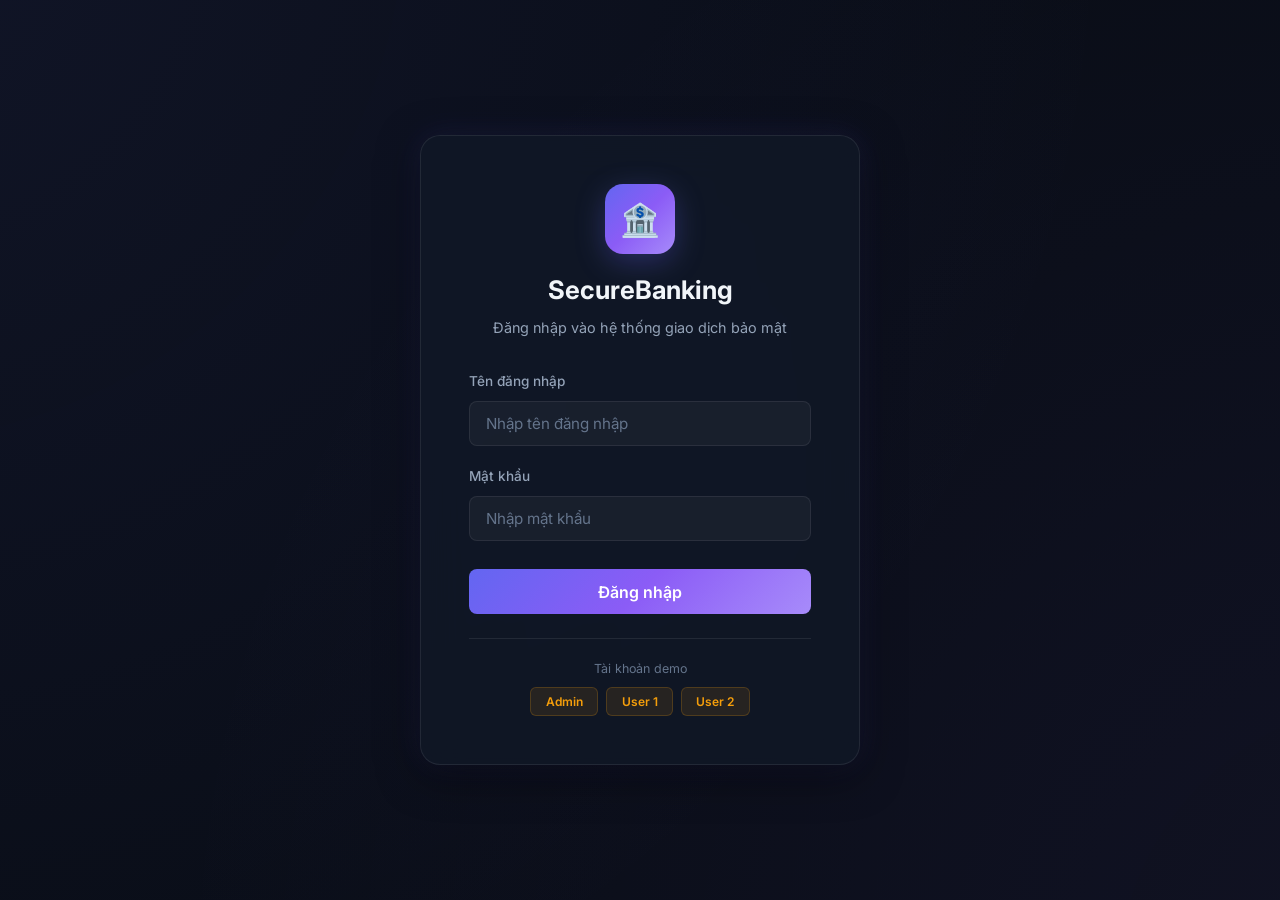
<file: frontend/index.html>
<!DOCTYPE html>
<html lang="vi">
<head>
    <meta charset="UTF-8">
    <meta name="viewport" content="width=device-width, initial-scale=1.0">
    <meta name="description" content="SecureBanking — Hệ thống quản trị giao dịch ngân hàng bảo mật">
    <title>SecureBanking — Đăng nhập</title>
    <link rel="stylesheet" href="css/style.css">
</head>
<body>
    <div class="login-wrapper">
        <div class="login-card">
            <div style="text-align: center; margin-bottom: 2rem;">
                <div class="logo-icon">🏦</div>
                <h2>SecureBanking</h2>
                <p class="subtitle">Đăng nhập vào hệ thống giao dịch bảo mật</p>
            </div>

            <div id="alertBox" class="alert-custom"></div>

            <form id="loginForm">
                <div class="form-group-custom">
                    <label for="username">Tên đăng nhập</label>
                    <input type="text" id="username" class="form-control-custom"
                           placeholder="Nhập tên đăng nhập" required autocomplete="username">
                </div>

                <div class="form-group-custom">
                    <label for="password">Mật khẩu</label>
                    <input type="password" id="password" class="form-control-custom"
                           placeholder="Nhập mật khẩu" required autocomplete="current-password">
                </div>

                <button type="submit" id="btnLogin" class="btn-primary-custom" style="margin-top: 0.5rem;">
                    Đăng nhập
                </button>
            </form>

            <div style="margin-top: 1.5rem; padding-top: 1.25rem; border-top: 1px solid var(--border-color);">
                <p style="font-size: 0.78rem; color: var(--text-muted); text-align: center; margin-bottom: 0.5rem;">Tài khoản demo</p>
                <div style="display: flex; gap: 0.5rem; justify-content: center; flex-wrap: wrap;">
                    <button class="btn-sm-action btn-lock" onclick="fillDemo('admin','admin123')" style="font-size: 0.75rem;">
                        Admin
                    </button>
                    <button class="btn-sm-action btn-lock" onclick="fillDemo('user1','user123')" style="font-size: 0.75rem;">
                        User 1
                    </button>
                    <button class="btn-sm-action btn-lock" onclick="fillDemo('user2','user123')" style="font-size: 0.75rem;">
                        User 2
                    </button>
                </div>
            </div>
        </div>
    </div>

    <script src="js/auth.js"></script>
    <script>
        // Redirect if already logged in
        if (Auth.isLoggedIn()) {
            const role = Auth.getRole();
            window.location.href = role === 'ROLE_ADMIN' ? 'admin-dashboard.html' : 'transaction.html';
        }

        function fillDemo(u, p) {
            document.getElementById('username').value = u;
            document.getElementById('password').value = p;
        }

        document.getElementById('loginForm').addEventListener('submit', async (e) => {
            e.preventDefault();
            const btn = document.getElementById('btnLogin');
            btn.disabled = true;
            btn.innerHTML = '<span class="spinner"></span> Đang xử lý...';

            try {
                const res = await fetch(`${API_BASE}/auth/login`, {
                    method: 'POST',
                    headers: { 'Content-Type': 'application/json' },
                    body: JSON.stringify({
                        username: document.getElementById('username').value,
                        password: document.getElementById('password').value
                    })
                });

                if (!res.ok) {
                    const err = await res.json();
                    throw new Error(err.message || 'Đăng nhập thất bại');
                }

                const data = await res.json();
                Auth.setToken(data.token);
                Auth.setUser({ username: data.username, role: data.role, userId: data.userId, fullName: data.fullName });

                window.location.href = data.role === 'ROLE_ADMIN' ? 'admin-dashboard.html' : 'transaction.html';
            } catch (err) {
                showAlert('alertBox', err.message, 'danger');
                btn.disabled = false;
                btn.textContent = 'Đăng nhập';
            }
        });
    </script>
</body>
</html>
</file>
<file: frontend/css/style.css>
@import url('https://fonts.googleapis.com/css2?family=Inter:wght@300;400;500;600;700;800&display=swap');

:root {
    --bg-primary: #0a0e17;
    --bg-secondary: #111827;
    --bg-card: rgba(17, 24, 39, 0.8);
    --border-color: rgba(255, 255, 255, 0.08);
    --border-glow: rgba(99, 102, 241, 0.3);
    --text-primary: #f1f5f9;
    --text-secondary: #94a3b8;
    --text-muted: #64748b;
    --accent-primary: #6366f1;
    --accent-gradient: linear-gradient(135deg, #6366f1, #8b5cf6, #a78bfa);
    --accent-glow: rgba(99, 102, 241, 0.15);
    --success: #10b981; --success-bg: rgba(16, 185, 129, 0.1);
    --warning: #f59e0b; --warning-bg: rgba(245, 158, 11, 0.1);
    --danger: #ef4444; --danger-bg: rgba(239, 68, 68, 0.1);
    --info: #06b6d4; --info-bg: rgba(6, 182, 212, 0.1);
    --shadow-md: 0 4px 14px rgba(0, 0, 0, 0.4);
    --shadow-lg: 0 10px 40px rgba(0, 0, 0, 0.5);
    --shadow-glow: 0 0 30px rgba(99, 102, 241, 0.15);
    --radius-sm: 8px; --radius-md: 12px; --radius-lg: 16px; --radius-xl: 20px;
}

* { margin: 0; padding: 0; box-sizing: border-box; }

body {
    font-family: 'Inter', sans-serif;
    background: var(--bg-primary);
    color: var(--text-primary);
    min-height: 100vh;
    line-height: 1.6;
}

body::before {
    content: '';
    position: fixed; top: -50%; left: -50%; width: 200%; height: 200%;
    background: radial-gradient(circle at 20% 20%, rgba(99,102,241,0.08) 0%, transparent 50%),
                radial-gradient(circle at 80% 80%, rgba(139,92,246,0.06) 0%, transparent 50%);
    pointer-events: none; z-index: 0;
}

.navbar-custom {
    background: rgba(10, 14, 23, 0.85) !important;
    backdrop-filter: blur(20px);
    border-bottom: 1px solid var(--border-color);
    padding: 0.75rem 0; position: sticky; top: 0; z-index: 1000;
}
.navbar-brand-custom {
    font-size: 1.4rem; font-weight: 800;
    background: var(--accent-gradient);
    -webkit-background-clip: text; -webkit-text-fill-color: transparent; background-clip: text;
}
.nav-link-custom {
    color: var(--text-secondary) !important; font-weight: 500;
    padding: 0.5rem 1rem !important; border-radius: var(--radius-sm);
    transition: all 0.3s ease; font-size: 0.9rem;
}
.nav-link-custom:hover { color: var(--text-primary) !important; background: var(--accent-glow); }
.btn-logout {
    background: transparent; border: 1px solid var(--danger); color: var(--danger);
    padding: 0.4rem 1.2rem; border-radius: var(--radius-sm); font-weight: 500;
    transition: all 0.3s ease; cursor: pointer; font-size: 0.85rem;
}
.btn-logout:hover { background: var(--danger); color: white; box-shadow: 0 0 20px rgba(239,68,68,0.3); }

.login-wrapper {
    min-height: 100vh; display: flex; align-items: center; justify-content: center;
    padding: 2rem; position: relative; z-index: 1;
}
.login-card {
    background: var(--bg-card); backdrop-filter: blur(20px);
    border: 1px solid var(--border-color); border-radius: var(--radius-xl);
    padding: 3rem; width: 100%; max-width: 440px;
    box-shadow: var(--shadow-lg), var(--shadow-glow); animation: slideUp 0.6s ease;
}
.login-card .logo-icon {
    width: 70px; height: 70px; background: var(--accent-gradient);
    border-radius: 18px; display: inline-flex; align-items: center; justify-content: center;
    font-size: 2rem; color: white; margin-bottom: 1rem;
    box-shadow: 0 8px 30px rgba(99,102,241,0.3);
}
.login-card h2 { font-size: 1.6rem; font-weight: 700; margin-bottom: 0.3rem; }
.login-card .subtitle { color: var(--text-secondary); font-size: 0.9rem; }

.form-group-custom { margin-bottom: 1.25rem; }
.form-group-custom label {
    display: block; font-size: 0.85rem; font-weight: 500;
    color: var(--text-secondary); margin-bottom: 0.5rem;
}
.form-control-custom {
    width: 100%; padding: 0.75rem 1rem;
    background: rgba(255,255,255,0.04); border: 1px solid var(--border-color);
    border-radius: var(--radius-sm); color: var(--text-primary);
    font-size: 0.95rem; font-family: 'Inter', sans-serif;
    transition: all 0.3s ease; outline: none;
}
.form-control-custom:focus {
    border-color: var(--accent-primary);
    box-shadow: 0 0 0 3px var(--accent-glow);
    background: rgba(255,255,255,0.06);
}
.form-control-custom::placeholder { color: var(--text-muted); }
select.form-control-custom {
    cursor: pointer; appearance: none;
    background-image: url("data:image/svg+xml,%3csvg xmlns='http://www.w3.org/2000/svg' viewBox='0 0 16 16'%3e%3cpath fill='none' stroke='%2394a3b8' stroke-linecap='round' stroke-linejoin='round' stroke-width='2' d='M2 5l6 6 6-6'/%3e%3c/svg%3e");
    background-repeat: no-repeat; background-position: right 0.75rem center; background-size: 16px 12px;
    padding-right: 2.5rem;
}
select.form-control-custom option { background: var(--bg-secondary); color: var(--text-primary); }

.btn-primary-custom {
    width: 100%; padding: 0.8rem; background: var(--accent-gradient);
    border: none; border-radius: var(--radius-sm); color: white;
    font-size: 1rem; font-weight: 600; font-family: 'Inter', sans-serif;
    cursor: pointer; transition: all 0.3s ease;
}
.btn-primary-custom:hover { transform: translateY(-2px); box-shadow: 0 8px 25px rgba(99,102,241,0.4); }
.btn-primary-custom:disabled { opacity: 0.6; cursor: not-allowed; transform: none; }
.btn-sm-action {
    padding: 0.35rem 0.9rem; font-size: 0.78rem; font-weight: 600;
    border: none; border-radius: 6px; cursor: pointer;
    transition: all 0.3s ease; font-family: 'Inter', sans-serif;
}
.btn-lock { background: var(--warning-bg); color: var(--warning); border: 1px solid rgba(245,158,11,0.2); }
.btn-lock:hover { background: var(--warning); color: white; }
.btn-cancel { background: var(--danger-bg); color: var(--danger); border: 1px solid rgba(239,68,68,0.2); }
.btn-cancel:hover { background: var(--danger); color: white; }

.content-wrapper { position: relative; z-index: 1; padding: 2rem; max-width: 1400px; margin: 0 auto; }
.glass-card {
    background: var(--bg-card); backdrop-filter: blur(20px);
    border: 1px solid var(--border-color); border-radius: var(--radius-lg);
    padding: 1.75rem; box-shadow: var(--shadow-md); transition: all 0.3s ease;
}
.glass-card:hover { border-color: var(--border-glow); box-shadow: var(--shadow-md), var(--shadow-glow); }
.glass-card h3 { font-size: 1.2rem; font-weight: 700; margin-bottom: 1.25rem; display: flex; align-items: center; gap: 0.5rem; }

.stats-grid { display: grid; grid-template-columns: repeat(auto-fit, minmax(240px, 1fr)); gap: 1.25rem; margin-bottom: 2rem; }
.stat-card {
    background: var(--bg-card); border: 1px solid var(--border-color);
    border-radius: var(--radius-lg); padding: 1.5rem;
    position: relative; overflow: hidden; transition: all 0.3s ease;
}
.stat-card:hover { transform: translateY(-4px); border-color: var(--border-glow); box-shadow: var(--shadow-glow); }
.stat-card::before { content: ''; position: absolute; top: 0; left: 0; right: 0; height: 3px; background: var(--accent-gradient); }
.stat-card.stat-amount::before { background: linear-gradient(135deg, #10b981, #34d399); }
.stat-card.stat-internal::before { background: linear-gradient(135deg, #06b6d4, #22d3ee); }
.stat-card.stat-interbank::before { background: linear-gradient(135deg, #f59e0b, #fbbf24); }
.stat-label { font-size: 0.8rem; font-weight: 500; color: var(--text-muted); text-transform: uppercase; letter-spacing: 0.5px; margin-bottom: 0.5rem; }
.stat-value { font-size: 2rem; font-weight: 800; background: var(--accent-gradient); -webkit-background-clip: text; -webkit-text-fill-color: transparent; background-clip: text; }
.stat-card.stat-amount .stat-value { background: linear-gradient(135deg, #10b981, #34d399); -webkit-background-clip: text; background-clip: text; }
.stat-card.stat-internal .stat-value { background: linear-gradient(135deg, #06b6d4, #22d3ee); -webkit-background-clip: text; background-clip: text; }
.stat-card.stat-interbank .stat-value { background: linear-gradient(135deg, #f59e0b, #fbbf24); -webkit-background-clip: text; background-clip: text; }
.stat-icon { position: absolute; top: 1rem; right: 1rem; font-size: 2.2rem; opacity: 0.15; }

.table-wrapper { overflow-x: auto; border-radius: var(--radius-md); }
.table-custom { width: 100%; border-collapse: separate; border-spacing: 0; font-size: 0.88rem; }
.table-custom thead th {
    background: rgba(99,102,241,0.08); color: var(--text-secondary);
    font-weight: 600; text-transform: uppercase; font-size: 0.75rem;
    letter-spacing: 0.5px; padding: 0.9rem 1rem;
    border-bottom: 1px solid var(--border-color); white-space: nowrap;
}
.table-custom tbody tr { transition: all 0.2s ease; }
.table-custom tbody tr:hover { background: rgba(99,102,241,0.04); }
.table-custom tbody td { padding: 0.8rem 1rem; border-bottom: 1px solid rgba(255,255,255,0.03); vertical-align: middle; color: var(--text-secondary); }
.table-custom tbody td:first-child { color: var(--text-primary); font-weight: 500; }

.badge-status { padding: 0.3rem 0.75rem; border-radius: 20px; font-size: 0.72rem; font-weight: 600; text-transform: uppercase; letter-spacing: 0.5px; display: inline-flex; align-items: center; gap: 0.35rem; }
.badge-status::before { content: ''; width: 6px; height: 6px; border-radius: 50%; }
.badge-active { background: var(--success-bg); color: var(--success); }
.badge-active::before { background: var(--success); box-shadow: 0 0 6px var(--success); }
.badge-locked { background: var(--warning-bg); color: var(--warning); }
.badge-locked::before { background: var(--warning); }
.badge-cancelled { background: var(--danger-bg); color: var(--danger); }
.badge-cancelled::before { background: var(--danger); }
.badge-internal { background: var(--info-bg); color: var(--info); padding: 0.25rem 0.65rem; border-radius: 6px; font-size: 0.72rem; font-weight: 600; }
.badge-interbank { background: rgba(139,92,246,0.1); color: #a78bfa; padding: 0.25rem 0.65rem; border-radius: 6px; font-size: 0.72rem; font-weight: 600; }

.filter-bar { display: flex; gap: 1rem; flex-wrap: wrap; margin-bottom: 1.25rem; }
.filter-bar .form-control-custom { max-width: 240px; padding: 0.6rem 1rem; font-size: 0.85rem; }

.page-header { margin-bottom: 2rem; }
.page-header h1 { font-size: 1.8rem; font-weight: 800; margin-bottom: 0.3rem; }
.page-header .subtitle { color: var(--text-muted); font-size: 0.95rem; }
.form-grid { display: grid; grid-template-columns: 1fr 1fr; gap: 1rem; }
.form-grid .full-width { grid-column: span 2; }
@media (max-width: 768px) {
    .form-grid { grid-template-columns: 1fr; }
    .form-grid .full-width { grid-column: span 1; }
    .filter-bar .form-control-custom { max-width: 100%; }
}

.alert-custom { padding: 1rem 1.25rem; border-radius: var(--radius-sm); font-size: 0.9rem; font-weight: 500; margin-bottom: 1rem; display: none; animation: slideDown 0.3s ease; }
.alert-success { background: var(--success-bg); color: var(--success); border: 1px solid rgba(16,185,129,0.2); }
.alert-danger { background: var(--danger-bg); color: var(--danger); border: 1px solid rgba(239,68,68,0.2); }

.amount-high { color: var(--warning); font-weight: 600; }
.empty-state { text-align: center; padding: 3rem 1rem; color: var(--text-muted); }
.empty-state .icon { font-size: 3rem; margin-bottom: 1rem; opacity: 0.4; }

@keyframes slideUp { from { opacity: 0; transform: translateY(20px); } to { opacity: 1; transform: translateY(0); } }
@keyframes slideDown { from { opacity: 0; transform: translateY(-10px); } to { opacity: 1; transform: translateY(0); } }
.animate-in { animation: slideUp 0.5s ease forwards; opacity: 0; }
.animate-in:nth-child(1) { animation-delay: 0.05s; }
.animate-in:nth-child(2) { animation-delay: 0.1s; }
.animate-in:nth-child(3) { animation-delay: 0.15s; }
.animate-in:nth-child(4) { animation-delay: 0.2s; }

.spinner { width: 20px; height: 20px; border: 2.5px solid rgba(255,255,255,0.15); border-top-color: white; border-radius: 50%; animation: spin 0.7s linear infinite; display: inline-block; vertical-align: middle; margin-right: 8px; }
@keyframes spin { to { transform: rotate(360deg); } }

::-webkit-scrollbar { width: 6px; height: 6px; }
::-webkit-scrollbar-track { background: var(--bg-primary); }
::-webkit-scrollbar-thumb { background: rgba(99,102,241,0.3); border-radius: 3px; }

.user-info { display: flex; align-items: center; gap: 0.5rem; color: var(--text-secondary); font-size: 0.85rem; }
.user-avatar { width: 32px; height: 32px; border-radius: 8px; background: var(--accent-gradient); display: flex; align-items: center; justify-content: center; font-weight: 700; color: white; font-size: 0.8rem; }
.hidden { display: none !important; }
</file>
